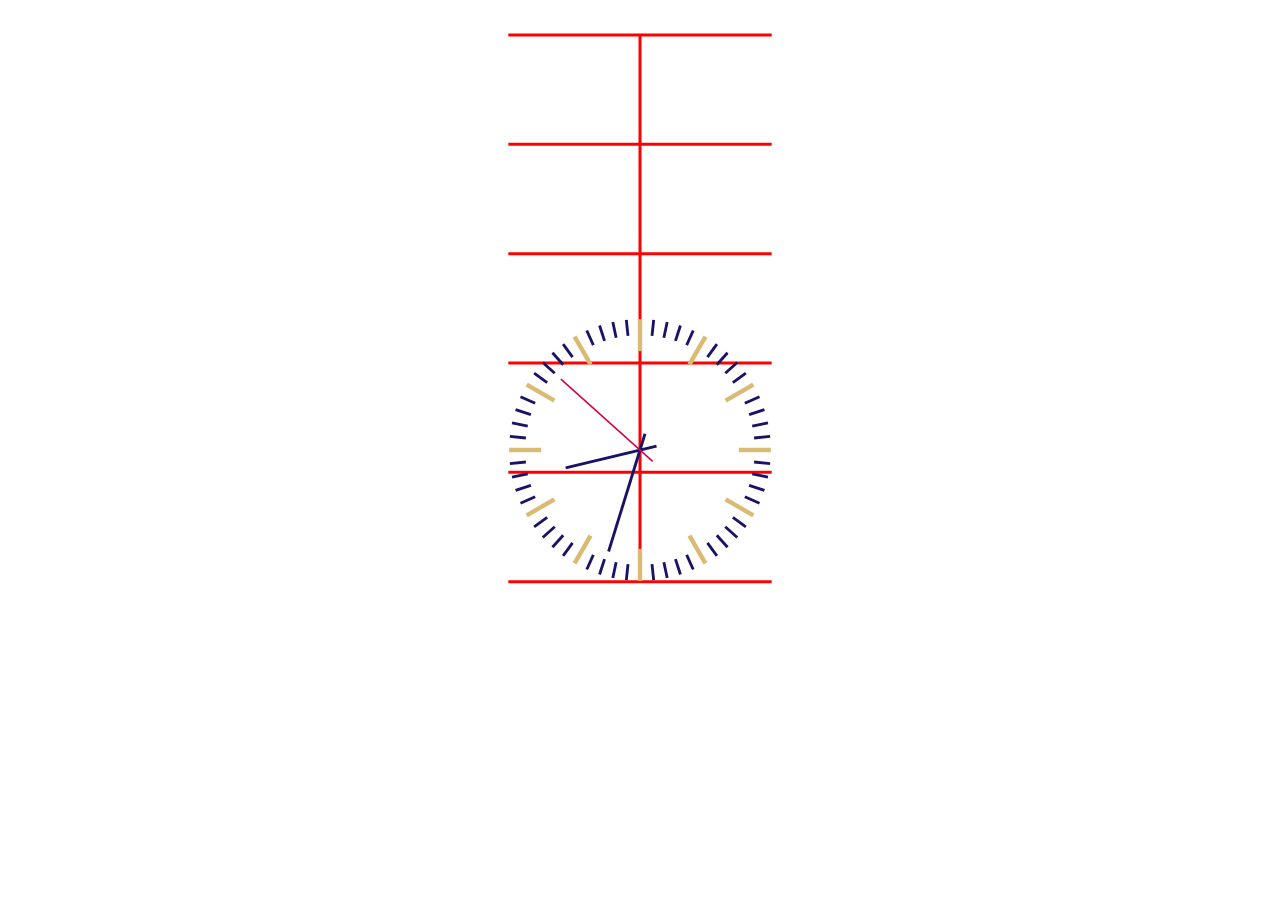
<file: horizon/index.html>
<!DOCTYPE html>
<html lang="en">
<head>
    <meta charset="UTF-8">
    <title>Horizon</title>
    <script src="horizon.js"></script>
    <link rel="stylesheet" href="style.css">
    <link rel="manifest" href="manifest.json">
    <link rel="icon" type="image/png" href="icon.png"/>
    <link rel="apple-touch-icon" sizes="200x200" href="./icon.png">
</head>
<body>
    <at-yeoman-horizon id="horizon-view"></at-yeoman-horizon>
</body>
</html>
</file>
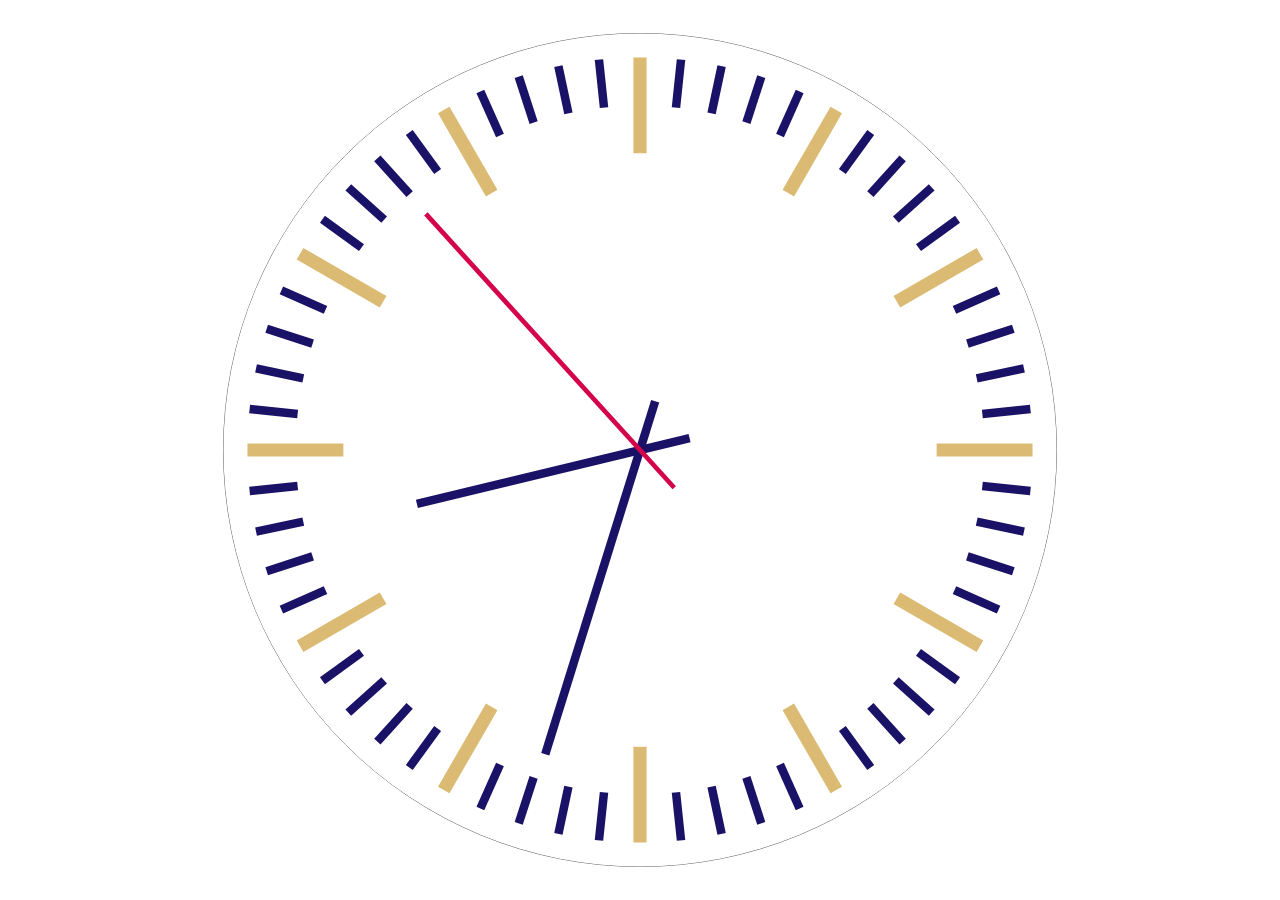
<file: html-clock/index.html>
<!DOCTYPE html>
<html lang="en">
<head>
    <meta charset="UTF-8">
    <title>Clock</title>
    <script src="clock.js"></script>
    <link rel="stylesheet" href="style.css">
    <link rel="manifest" href="manifest.json">
    <link rel="icon" type="image/png" href="icon.png"/>
    <link rel="apple-touch-icon" sizes="200x200" href="./icon.png">
</head>
<body>
    <at-yeoman-clock id="clock-view"></at-yeoman-clock>
</body>
</html>
</file>
<file: horizon/style.css>
html {
    box-sizing: border-box;
}

#horizon-view {
    position: absolute;
    padding: 0;
    margin: 25px;
    top: 0;
    left: 0;
    right: 0;
    bottom: 0;
    background: white;
}

#horizon-view canvas {
    position: absolute;
    left: 0;
    top: 0;
    right: 0;
    bottom: 0;
    padding: 0;
    margin: 0;
    width: 100%;
    height: 100%;
}
</file>
<file: html-clock/style.css>
html {
    box-sizing: border-box;
}

#clock-view {
    position: absolute;
    padding: 0;
    margin: 25px;
    top: 0;
    left: 0;
    right: 0;
    bottom: 0;
    background: white;
}

#clock-view canvas {
    position: absolute;
    left: 0;
    top: 0;
    right: 0;
    bottom: 0;
    padding: 0;
    margin: 0;
    width: 100%;
    height: 100%;
}
</file>
